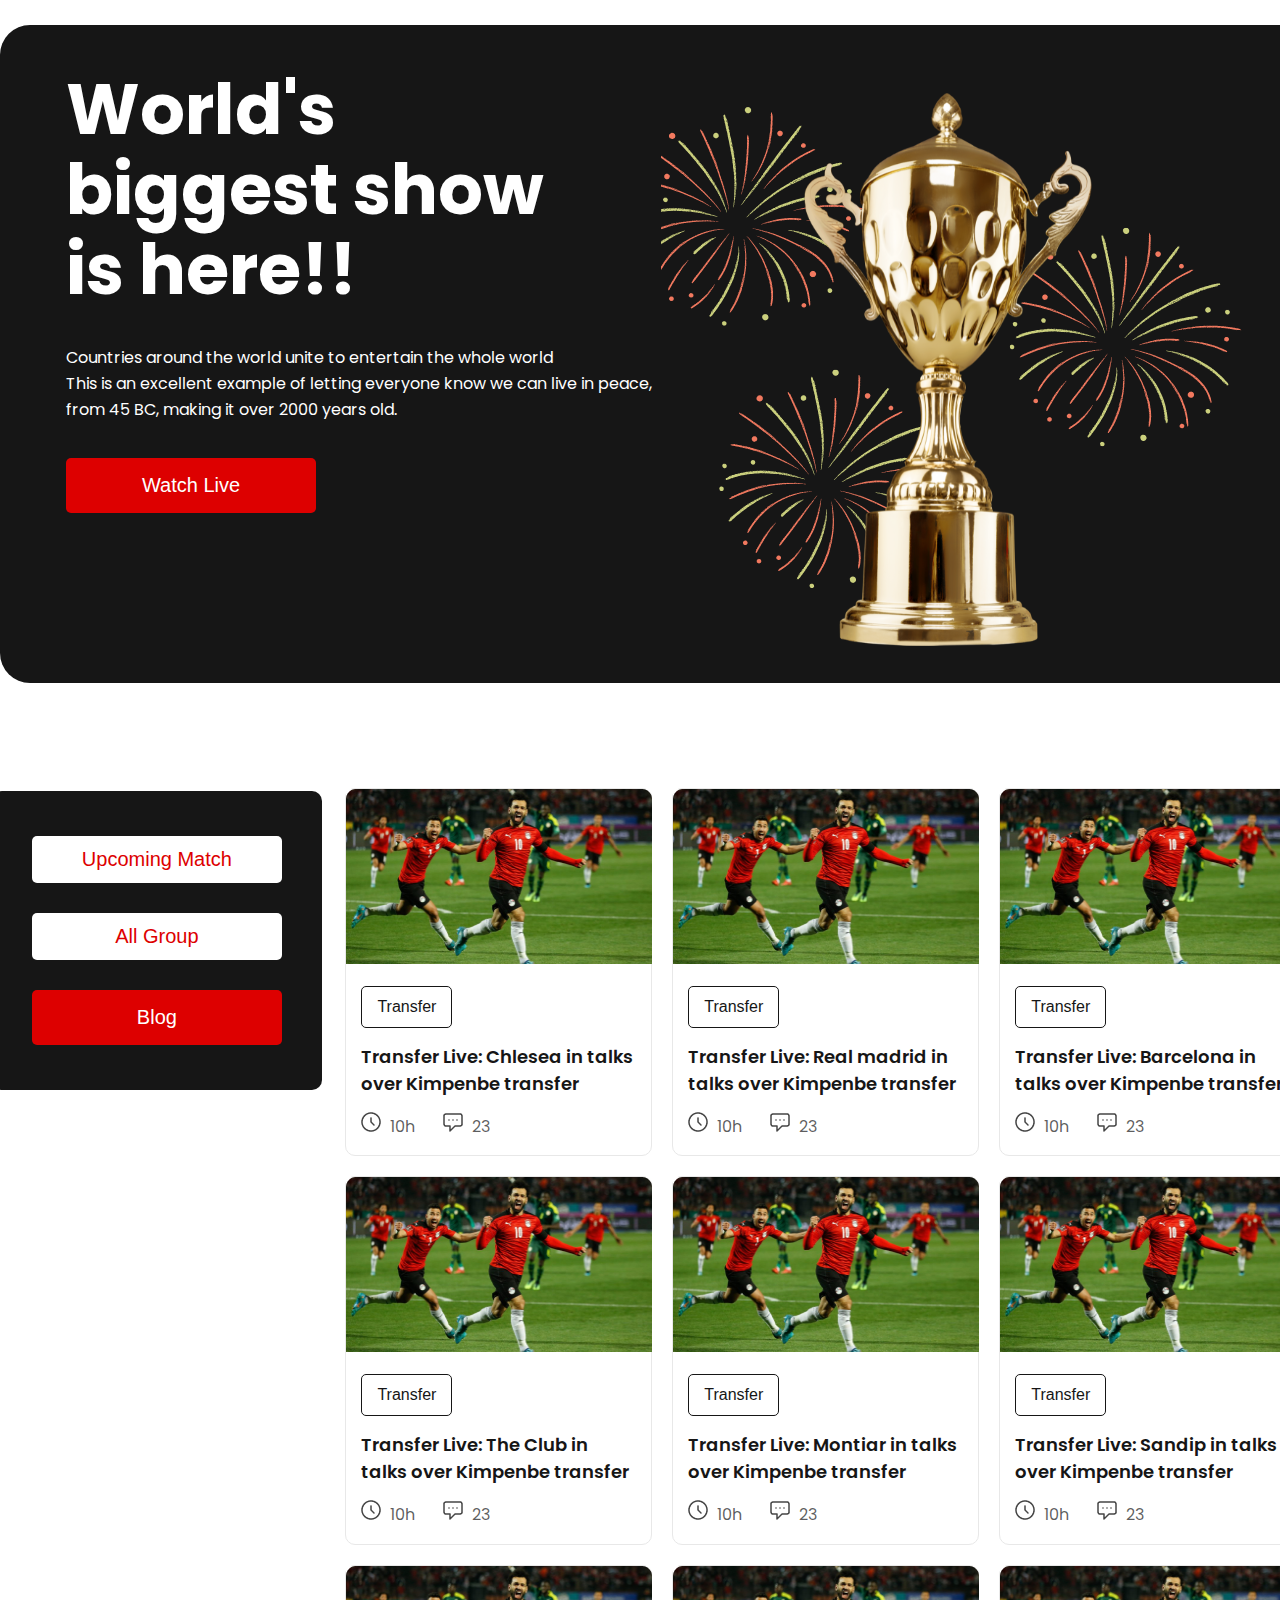
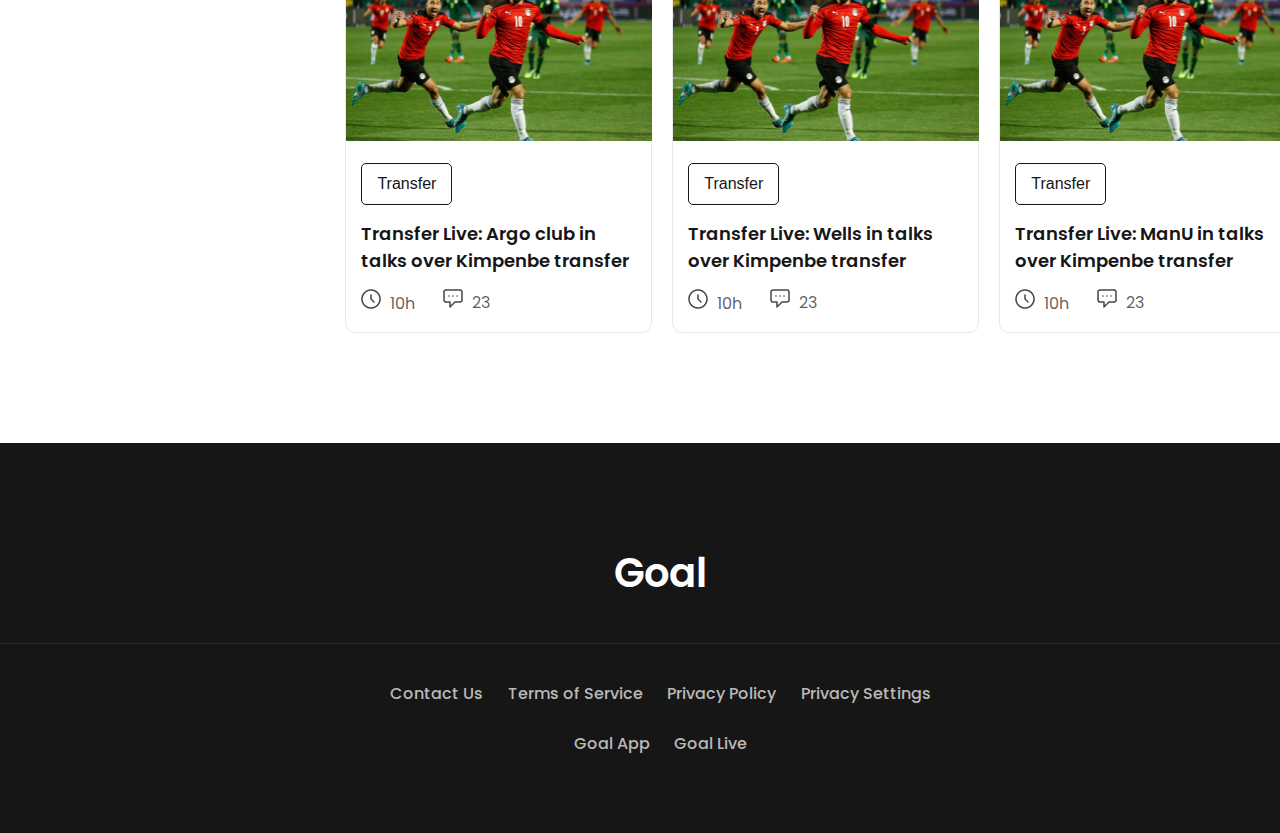
<file: index.html>
<!DOCTYPE html>
<html lang="en">
  <head>
    <meta charset="UTF-8" />
    <meta http-equiv="X-UA-Compatible" content="IE=edge" />
    <meta name="viewport" content="width=device-width, initial-scale=1.0" />
    <title>World Cup</title>
    <link
      rel="stylesheet"
      href="https://cdnjs.cloudflare.com/ajax/libs/font-awesome/6.1.1/css/all.min.css"
      integrity="sha512-KfkfwYDsLkIlwQp6LFnl8zNdLGxu9YAA1QvwINks4PhcElQSvqcyVLLD9aMhXd13uQjoXtEKNosOWaZqXgel0g=="
      crossorigin="anonymous"
      referrerpolicy="no-referrer"
    />
    <link rel="stylesheet" href="css/style.css" />
  </head>
  <body>
    <!-- Hero section -->
    <div class="container-full">
      <div class="container" id="hero">
        <div class="row black-bg">
          <div class="col-md-6 mb-30 px-5">
            <h1 class="hero-h">World's biggest show is here!!</h1>
            <p class="hero-p">
              Countries around the world unite to entertain the whole world <br />
              This is an excellent example of letting everyone know we can live in peace, from 45 BC, making it over 2000 years old.
            </p>
            <button class="btn-1">
              Watch Live <i class="fa-solid fa-angle-right"></i>
            </button>
          </div>
          <div class="col-md-6 hero-img">
            <img class="tro" src="images/hero-1.png" alt="" />
          </div>
        </div>
      </div>
    </div>
    <!-- content section -->
    <div class="container-full">
      <div class="container">
        <div class="row">
          <div class="col-md-4">
            <div class="button-box">
              <a href="pages/matches.html"><button class="btn-6">Upcoming Match</button></a>
              <a href="pages/allgroups.html"><button class="btn-6">All Group</button></a>
              <a href="index.html"><button class="btn-1">Blog</button></a>
            </div>
          </div>
          <div class="col-md-8">
            <div class="content">
              <div class="col">
                <img class="content-img" src="images/img-1.jpg" alt="" />
                <div class="info">
                  <button class="btn-3">Transfer</button>
                  <p>Transfer Live: Chlesea in talks over Kimpenbe transfer</p>
                  <ul>
                    <li><img src="icon/clock.png" alt="" /> 10h</li>
                    <li><img src="icon/msg.png" alt="" /> 23</li>
                  </ul>
                </div>
              </div>
              <div class="col">
                <img class="content-img" src="images/img-1.jpg" alt="" />
                <div class="info">
                  <button class="btn-3">Transfer</button>
                  <p>Transfer Live: Real madrid in talks over Kimpenbe transfer</p>
                  <ul>
                    <li><img src="icon/clock.png" alt="" /> 10h</li>
                    <li><img src="icon/msg.png" alt="" /> 23</li>
                  </ul>
                </div>
              </div>
              <div class="col">
                <img class="content-img" src="images/img-1.jpg" alt="" />
                <div class="info">
                  <button class="btn-3">Transfer</button>
                  <p>Transfer Live: Barcelona in talks over Kimpenbe transfer</p>
                  <ul>
                    <li><img src="icon/clock.png" alt="" /> 10h</li>
                    <li><img src="icon/msg.png" alt="" /> 23</li>
                  </ul>
                </div>
              </div>
              <div class="col">
                <img class="content-img" src="images/img-1.jpg" alt="" />
                <div class="info">
                  <button class="btn-3">Transfer</button>
                  <p>Transfer Live: The Club in talks over Kimpenbe transfer</p>
                  <ul>
                    <li><img src="icon/clock.png" alt="" /> 10h</li>
                    <li><img src="icon/msg.png" alt="" /> 23</li>
                  </ul>
                </div>
              </div>
              <div class="col">
                <img class="content-img" src="images/img-1.jpg" alt="" />
                <div class="info">
                  <button class="btn-3">Transfer</button>
                  <p>Transfer Live: Montiar in talks over Kimpenbe transfer</p>
                  <ul>
                    <li><img src="icon/clock.png" alt="" /> 10h</li>
                    <li><img src="icon/msg.png" alt="" /> 23</li>
                  </ul>
                </div>
              </div>
              <div class="col">
                <img class="content-img" src="images/img-1.jpg" alt="" />
                <div class="info">
                  <button class="btn-3">Transfer</button>
                  <p>Transfer Live: Sandip in talks over Kimpenbe transfer</p>
                  <ul>
                    <li><img src="icon/clock.png" alt="" /> 10h</li>
                    <li><img src="icon/msg.png" alt="" /> 23</li>
                  </ul>
                </div>
              </div>
              <div class="col">
                <img class="content-img" src="images/img-1.jpg" alt="" />
                <div class="info">
                  <button class="btn-3">Transfer</button>
                  <p>Transfer Live: Argo club in talks over Kimpenbe transfer</p>
                  <ul>
                    <li><img src="icon/clock.png" alt="" /> 10h</li>
                    <li><img src="icon/msg.png" alt="" /> 23</li>
                  </ul>
                </div>
              </div>
              <div class="col">
                <img class="content-img" src="images/img-1.jpg" alt="" />
                <div class="info">
                  <button class="btn-3">Transfer</button>
                  <p>Transfer Live: Wells in talks over Kimpenbe transfer</p>
                  <ul>
                    <li><img src="icon/clock.png" alt="" /> 10h</li>
                    <li><img src="icon/msg.png" alt="" /> 23</li>
                  </ul>
                </div>
              </div>
              <div class="col tab-hidden">
                <img class="content-img" src="images/img-1.jpg" alt="" />
                <div class="info">
                  <button class="btn-3">Transfer</button>
                  <p>Transfer Live: ManU in talks over Kimpenbe transfer</p>
                  <ul>
                    <li><img src="icon/clock.png" alt="" /> 10h</li>
                    <li><img src="icon/msg.png" alt="" /> 23</li>
                  </ul>
                </div>
              </div>
            </div>
            <button class="btn-1" id="hidden-btn">View All</button>
          </div>
        </div>
      </div>
    </div>
    <!-- Footer section -->
    <div class="container-full footer-bg">
      <div class="container">
        <div class="footer">
          <h2>Goal</h2>
        </div>
        <div class="footer-menu">
          <ul class="menu">
            <li><a href="#">Contact Us</a></li>
            <li><a href="#">Terms of Service</a></li>
            <li><a href="#">Privacy Policy</a></li>
            <li><a href="#">Privacy Settings</a></li>
            <li><a href="#">Goal App</a></li>
            <li><a href="#">Goal Live</a></li>
          </ul>
          <ul class="social">
            <li>
              <a href="#"><i class="fa-brands fa-facebook"></i></a>
            </li>
            <li>
              <a href="#"><i class="fa-brands fa-twitter"></i></a>
            </li>
            <li>
              <a href="#"><i class="fa-brands fa-instagram"></i></a>
            </li>
            <li>
              <a href="#"><i class="fa-brands fa-linkedin"></i></a>
            </li>
          </ul>
        </div>
      </div>
    </div>
  </body>
</html>
</file>
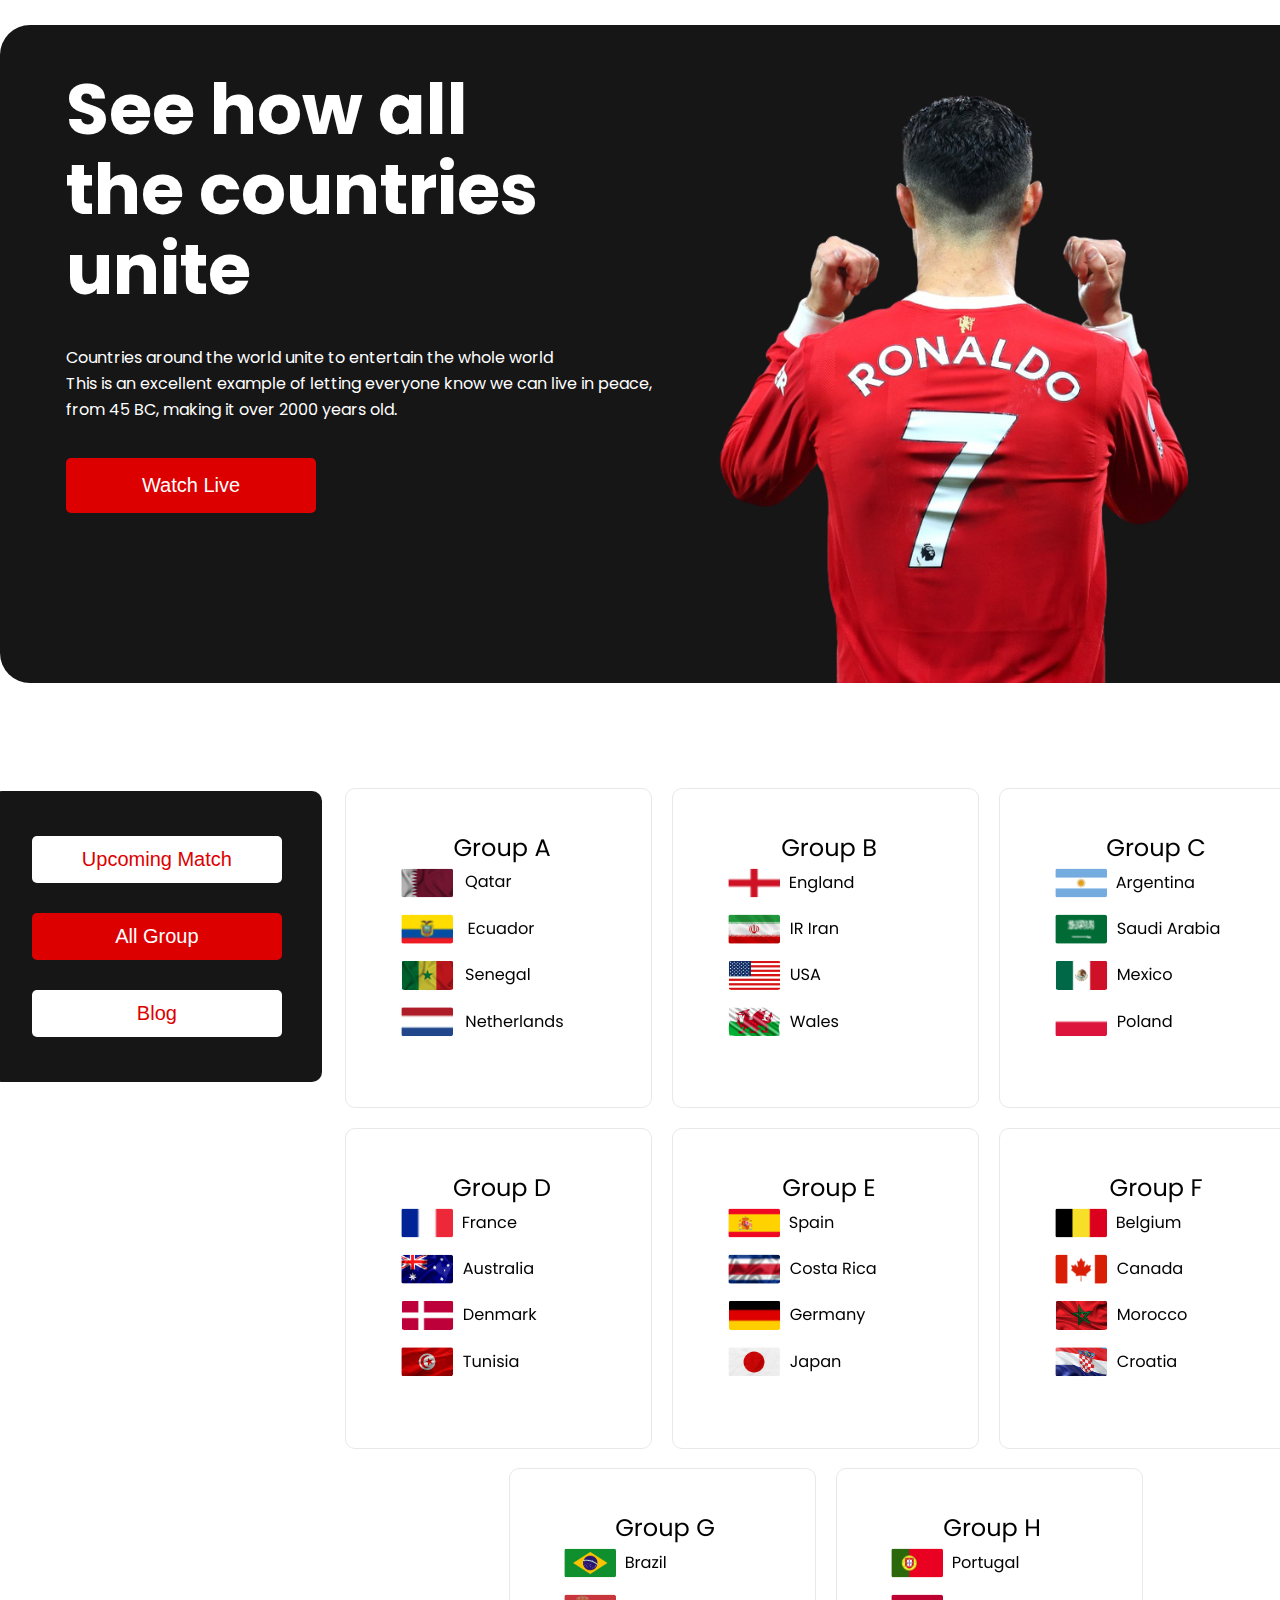
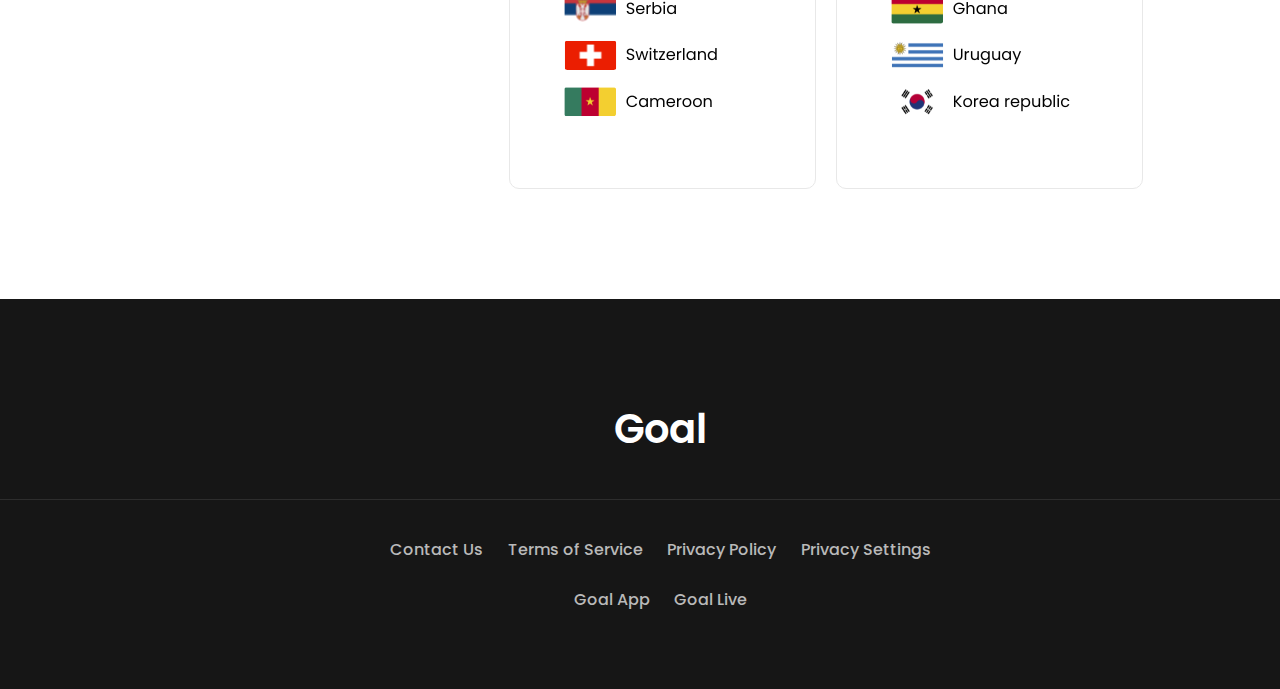
<file: pages/allgroups.html>
<!DOCTYPE html>
<html lang="en">
  <head>
    <meta charset="UTF-8" />
    <meta http-equiv="X-UA-Compatible" content="IE=edge" />
    <meta name="viewport" content="width=device-width, initial-scale=1.0" />
    <title>World Cup</title>
    <link
      rel="stylesheet"
      href="https://cdnjs.cloudflare.com/ajax/libs/font-awesome/6.1.1/css/all.min.css"
      integrity="sha512-KfkfwYDsLkIlwQp6LFnl8zNdLGxu9YAA1QvwINks4PhcElQSvqcyVLLD9aMhXd13uQjoXtEKNosOWaZqXgel0g=="
      crossorigin="anonymous"
      referrerpolicy="no-referrer"
    />
    <link rel="stylesheet" href="../css/style.css" />
  </head>
  <body>
    <!-- Hero section -->
    <div class="container-full">
      <div class="container" id="hero">
        <div class="row black-bg">
          <div class="col-md-6 mb-30 px-5">
            <h1 class="hero-h">See how all the countries unite</h1>
            <p class="hero-p">
              Countries around the world unite to entertain the whole world <br />
              This is an excellent example of letting everyone know we can live in peace, from 45 BC, making it over 2000 years old.
            </p>
            <button class="btn-1">
              Watch Live <i class="fa-solid fa-angle-right"></i>
            </button>
          </div>
          <div class="col-md-6 hero-img">
            <img class="plr" src="../images/c7.png" alt="" />
          </div>
        </div>
      </div>
    </div>
    <!-- content section -->
    <div class="container-full">
      <div class="container">
        <div class="row">
          <div class="col-md-4">
            <div class="button-box">
              <a href="matches.html"><button class="btn-8">Upcoming Match</button></a>
              <a href="allgroups.html"><button class="btn-7">All Group</button></a>
              <a href="../index.html"><button class="btn-6">Blog</button></a>
            </div>
          </div>
          <div class="col-md-8">
            <div class="content">
              <div class="col-new">
                <img class="content-img" src="../images/group-a.png" alt="" />
              </div>
              <div class="col-new">
                <img class="content-img" src="../images/group-b.png" alt="" />
              </div>
              <div class="col-new">
                <img class="content-img" src="../images/group-c.png" alt="" />
              </div>
              <div class="col-new">
                <img class="content-img" src="../images/group-d.png" alt="" />
              </div>
              <div class="col-new">
                <img class="content-img" src="../images/group-e.png" alt="" />
              </div>
              <div class="col-new">
                <img class="content-img" src="../images/group-f.png" alt="" />
              </div>
              <div class="col-new">
                <img class="content-img" src="../images/group-g.png" alt="" />
              </div>
              <div class="col-new">
                <img class="content-img" src="../images/group-h.png" alt="" />
              </div>
            </div>
            <button class="btn-1" id="hidden-btn">View All</button>
          </div>
        </div>
      </div>
    </div>
    <!-- Footer section -->
    <div class="container-full footer-bg">
      <div class="container">
        <div class="footer">
          <h2>Goal</h2>
        </div>
        <div class="footer-menu">
          <ul class="menu">
            <li><a href="#">Contact Us</a></li>
            <li><a href="#">Terms of Service</a></li>
            <li><a href="#">Privacy Policy</a></li>
            <li><a href="#">Privacy Settings</a></li>
            <li><a href="#">Goal App</a></li>
            <li><a href="#">Goal Live</a></li>
          </ul>
          <ul class="social">
            <li>
              <a href="#"><i class="fa-brands fa-facebook"></i></a>
            </li>
            <li>
              <a href="#"><i class="fa-brands fa-twitter"></i></a>
            </li>
            <li>
              <a href="#"><i class="fa-brands fa-instagram"></i></a>
            </li>
            <li>
              <a href="#"><i class="fa-brands fa-linkedin"></i></a>
            </li>
          </ul>
        </div>
      </div>
    </div>
  </body>
</html>
</file>
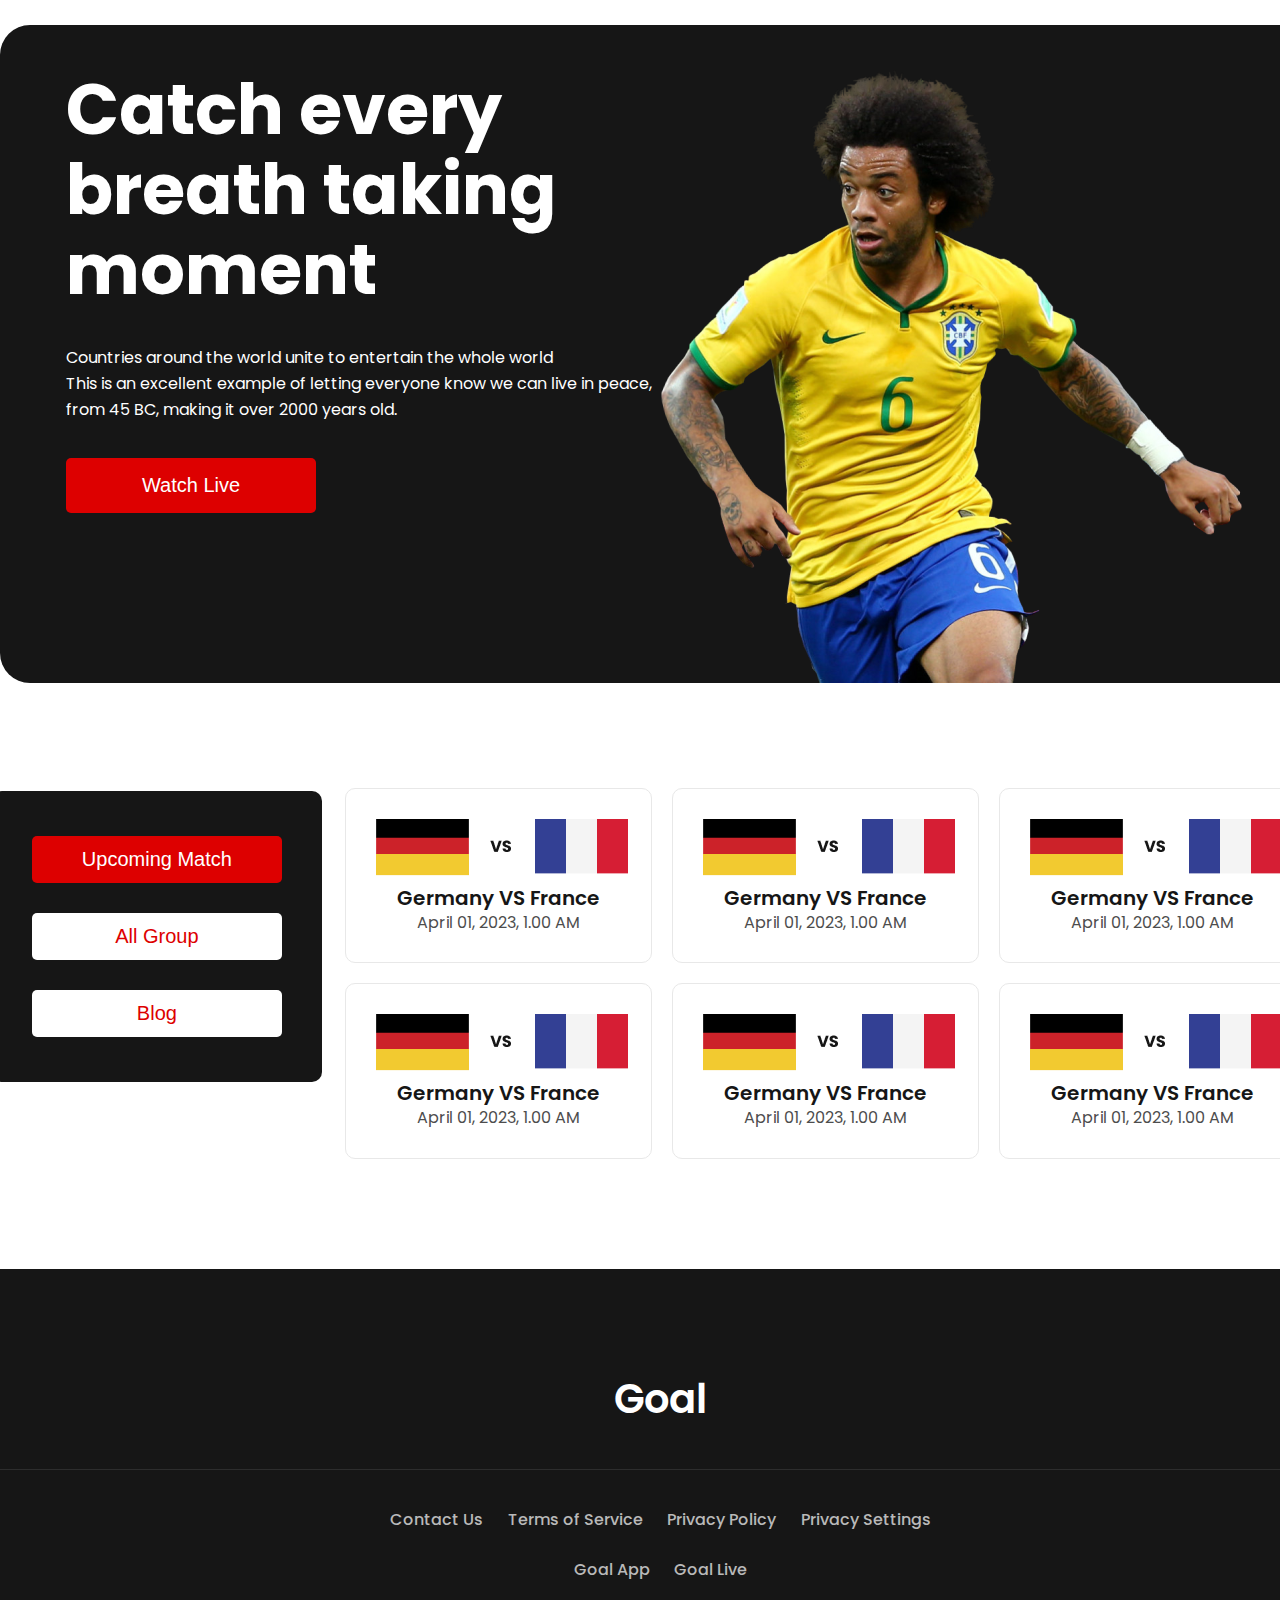
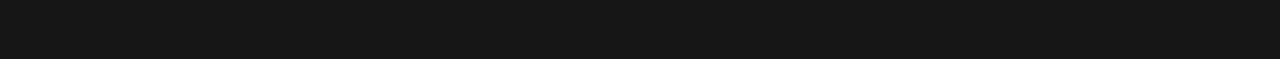
<file: pages/matches.html>
<!DOCTYPE html>
<html lang="en">
  <head>
    <meta charset="UTF-8" />
    <meta http-equiv="X-UA-Compatible" content="IE=edge" />
    <meta name="viewport" content="width=device-width, initial-scale=1.0" />
    <title>World Cup</title>
    <link
      rel="stylesheet"
      href="https://cdnjs.cloudflare.com/ajax/libs/font-awesome/6.1.1/css/all.min.css"
      integrity="sha512-KfkfwYDsLkIlwQp6LFnl8zNdLGxu9YAA1QvwINks4PhcElQSvqcyVLLD9aMhXd13uQjoXtEKNosOWaZqXgel0g=="
      crossorigin="anonymous"
      referrerpolicy="no-referrer"
    />
    <link rel="stylesheet" href="../css/style.css" />
  </head>
  <body>
    <!-- Hero section -->
    <div class="container-full">
      <div class="container" id="hero">
        <div class="row black-bg">
          <div class="col-md-6 mb-30 px-5">
            <h1 class="hero-h">Catch every breath taking moment</h1>
            <p class="hero-p">
              Countries around the world unite to entertain the whole world <br />
              This is an excellent example of letting everyone know we can live in peace, from 45 BC, making it over 2000 years old.
            </p>
            <button class="btn-1">
              Watch Live <i class="fa-solid fa-angle-right"></i>
            </button>
          </div>
          <div class="col-md-6 hero-img">
            <img class="plr" src="../images/hero.png" alt="" />
          </div>
        </div>
      </div>
    </div>
    <!-- content section -->
    <div class="container-full">
      <div class="container">
        <div class="row">
          <div class="col-md-4">
            <div class="button-box">
              <a href="matches.html"><button class="btn-5">Upcoming Match</button></a>
              <a href="allgroups.html"><button class="btn-6">All Group</button></a>
              <a href="../index.html"><button class="btn-6">Blog</button></a>
            </div>
          </div>
          <div class="col-md-8">
            <div class="content">
              <div class="col-new">
                <img class="content-img" src="../images/flag.png" alt="" />
                <div class="info">
                  <h3 class="new-h">Germany VS France</h3>
                  <p class="new-p">April 01, 2023, 1.00 AM</p>
                </div>
              </div>
              <div class="col-new">
                <img class="content-img" src="../images/flag.png" alt="" />
                <div class="info">
                  <h3 class="new-h">Germany VS France</h3>
                  <p class="new-p">April 01, 2023, 1.00 AM</p>
                </div>
              </div>
              <div class="col-new">
                <img class="content-img" src="../images/flag.png" alt="" />
                <div class="info">
                  <h3 class="new-h">Germany VS France</h3>
                  <p class="new-p">April 01, 2023, 1.00 AM</p>
                </div>
              </div>
              <div class="col-new">
                <img class="content-img" src="../images/flag.png" alt="" />
                <div class="info">
                  <h3 class="new-h">Germany VS France</h3>
                  <p class="new-p">April 01, 2023, 1.00 AM</p>
                </div>
              </div>
              <div class="col-new">
                <img class="content-img" src="../images/flag.png" alt="" />
                <div class="info">
                  <h3 class="new-h">Germany VS France</h3>
                  <p class="new-p">April 01, 2023, 1.00 AM</p>
                </div>
              </div>
              <div class="col-new">
                <img class="content-img" src="../images/flag.png" alt="" />
                <div class="info">
                  <h3 class="new-h">Germany VS France</h3>
                  <p class="new-p">April 01, 2023, 1.00 AM</p>
                </div>
              </div>
            </div>
            <button class="btn-1" id="hidden-btn">View All</button>
          </div>
        </div>
      </div>
    </div>
    <!-- Footer section -->
    <div class="container-full footer-bg">
      <div class="container">
        <div class="footer">
          <h2>Goal</h2>
        </div>
        <div class="footer-menu">
          <ul class="menu">
            <li><a href="#">Contact Us</a></li>
            <li><a href="#">Terms of Service</a></li>
            <li><a href="#">Privacy Policy</a></li>
            <li><a href="#">Privacy Settings</a></li>
            <li><a href="#">Goal App</a></li>
            <li><a href="#">Goal Live</a></li>
          </ul>
          <ul class="social">
            <li>
              <a href="#"><i class="fa-brands fa-facebook"></i></a>
            </li>
            <li>
              <a href="#"><i class="fa-brands fa-twitter"></i></a>
            </li>
            <li>
              <a href="#"><i class="fa-brands fa-instagram"></i></a>
            </li>
            <li>
              <a href="#"><i class="fa-brands fa-linkedin"></i></a>
            </li>
          </ul>
        </div>
      </div>
    </div>
  </body>
</html>
</file>
<file: css/style.css>
@import url("https://fonts.googleapis.com/css2?family=Poppins:wght@400;500;700&display=swap");
* {
  margin: 0;
  padding: 0;
  box-sizing: border-box;
}
body {
  font-family: "Poppins", sans-serif;
  font-weight: 400;
  font-style: normal;
  background: #fff;
  color: #161616;
}
a {
  text-decoration: none;
  color: inherit;
}
ul {
  list-style: none;
}
.container-full {
  width: 100%;
}
.container {
  width: 335px;
  margin: 0 auto;
}
.black-bg {
  background: #161616;
  border-radius: 30px;
}
.footer-bg {
  background: #161616;
  min-height: 390px;
}
.mb-30 {
  margin-bottom: 30px;
}
.px-5 {
  padding-left: 5%;
  padding-right: 5%;
}

.row {
  display: flex;
  flex-wrap: wrap;
  margin-top: 25px;
  margin-bottom: 50px;
  padding-top: 45px;
  align-items: center;
  justify-content: center;
}

/* hero section */
.col-md-6 {
  width: 100%;
  display: flex;
  flex-direction: column;
  align-items: center;
  justify-content: center;
}
.hero-h {
  width: 228px;
  color: #fff;
  font-weight: 700;
  font-size: 22px;
  text-align: center;
  line-height: 33px;
  margin-bottom: 35px;
}
.hero-p {
  width: 258px;
  color: #fff;
  font-size: 14px;
  line-height: 24px;
  margin-bottom: 35px;
  text-align: center;
}
.hero-img img {
  width: 233px;
  height: 245px;
}
.tro:hover {
  transform: rotate(-10deg) scale(0.9);
}
.tro {
  transition: transform 0.2s ease-in;
}
.plr:hover {
  transform: scale(0.98);
}
.plr {
  transition: transform 0.2s ease-in;
}
/* All buttons */
.btn-1 {
  background: #dd0000;
  border-radius: 5px;
  font-weight: 400;
  font-size: 20px;
  line-height: 23px;
  text-align: center;
  color: #ffffff;
  padding: 12px 48px;
  outline: none;
  border: none;
  width: 250px;
  transition: all 0.5s ease;
}
.btn-1:hover {
  background: #ffffff;
  color: #dd0000;
  cursor: pointer;
}
.btn-1:hover {
  transform: scale(1.05);
}
.btn-1 {
  transition: transform 0.2s ease-in-out;
}
.btn-2 {
  background: #ffffff;
  border-radius: 5px;
  font-weight: 400;
  font-size: 20px;
  line-height: 23px;
  text-align: center;
  color: #dd0000;
  padding: 12px 48px;
  outline: none;
  transition: all 0.5s ease;
}
.btn-2:hover {
  background: #dd0000;
  color: #ffffff;
  cursor: pointer;
}
.btn-3 {
  background: #ffffff;
  font-weight: 500;
  font-size: 16px;
  line-height: 24px;
  color: #161616;
  padding: 8px 15px;
  outline: none;
  transition: all 0.5s ease;
  border: 1px solid #161616;
  border-radius: 5px;
}
.btn-3:hover {
  background: #000;
  color: #ffffff;
  cursor: pointer;
}
.btn-4 {
  background: #dd0000;
  border-radius: 5px;
  font-weight: 400;
  font-size: 20px;
  line-height: 23px;
  text-align: center;
  color: #ffffff;
  padding: 12px 48px;
  outline: none;
  border: none;
  transition: all 0.5s ease;
}
.btn-4:hover {
  background: #ffffff;
  color: #dd0000;
  cursor: pointer;
}
.btn-5 {
  background: #dd0000;
  border-radius: 5px;
  font-weight: 400;
  font-size: 20px;
  line-height: 23px;
  text-align: center;
  color: #ffffff;
  padding: 12px 48px;
  outline: none;
  border: none;
  width: 250px;
  transition: all 0.5s ease;
}
.btn-5:hover {
  background: #ffffff;
  color: #dd0000;
  cursor: pointer;
}
.btn-6 {
  background: #fff;
  border-radius: 5px;
  font-weight: 400;
  font-size: 20px;
  line-height: 23px;
  text-align: center;
  color: #dd0000;
  padding: 12px 48px;
  outline: none;
  border: none;
  width: 250px;
  transition: all 0.5s ease;
}
.btn-6:hover {
  background: #dd0000;
  color: #fff;
  cursor: pointer;
}

.btn-7 {
  background: #dd0000;
  border-radius: 5px;
  font-weight: 400;
  font-size: 20px;
  line-height: 23px;
  text-align: center;
  color: #ffffff;
  padding: 12px 48px;
  outline: none;
  border: none;
  width: 250px;
  transition: all 0.5s ease;
}
.btn-7:hover {
  background: #ffffff;
  color: #dd0000;
  cursor: pointer;
}

.btn-8 {
  background: #fff;
  border-radius: 5px;
  font-weight: 400;
  font-size: 20px;
  line-height: 23px;
  text-align: center;
  color: #dd0000;
  padding: 12px 48px;
  outline: none;
  border: none;
  width: 250px;
  transition: all 0.5s ease;
}
.btn-8:hover {
  background: #dd0000;
  color: #fff;
  cursor: pointer;
}

#hidden-btn {
  display: none;
}
/* content section */
.col-md-4 {
  width: 100%;
  display: flex;
  flex-direction: column;
  margin-top: 1%;
}
.col-md-4 .button-box {
  display: flex;
  flex-direction: column;
  justify-content: center;
  align-items: center;
  margin-top: -80px;
}
.col-md-4 .button-box button {
  margin-top: 15px;
  margin-bottom: 15px;
}
.col-md-8 {
  width: 100%;
  display: flex;
  align-items: start;
  justify-content: center;
  flex-direction: column;
  margin-bottom: 50px;
}
.col-md-8 .content {
  width: 100%;
  display: flex;
  flex-wrap: wrap;
}

.col-md-8 .content .col {
  border: 1px solid #e8e8e8;
  border-radius: 10px;
  margin: 4%;
}
.col .content-img {
  width: 335px;
  height: 188px;
}
.col .info {
  padding: 5%;
}
.col .info p {
  font-weight: 600;
  font-size: 18px;
  line-height: 27px;
  color: #161616;
  margin-top: 15px;
  margin-bottom: 15px;
}
.col .info ul {
  display: flex;
  align-items: center;
}
.col .info ul li {
  margin-right: 10%;
  font-weight: 400;
  font-size: 16px;
  line-height: 26px;
  color: rgba(22, 22, 22, 0.7);
  word-spacing: 5px;
}

/* footer section*/
.footer {
  border-bottom: 1px solid rgba(255, 255, 255, 0.1);
  display: flex;
  align-items: center;
  justify-content: center;
}
.footer h2 {
  font-weight: 600;
  font-size: 40px;
  line-height: 60px;
  text-align: center;
  color: #ffffff;
  padding-top: 100px;
  padding-bottom: 40px;
}
.footer-menu {
  margin-top: 25px;
}
.footer-menu .menu {
  display: flex;
  align-items: center;
  justify-content: center;
  flex-direction: column;
}
.footer-menu .menu li {
  margin: 2%;
}
.footer-menu .menu li a {
  font-weight: 500;
  font-size: 16px;
  line-height: 24px;
  color: #b9b9b9;
}
.footer-menu .social {
  display: flex;
  align-items: center;
  justify-content: center;
  flex-direction: row;
}
.footer-menu .social li {
  margin: 20px;
}
.footer-menu .social li a {
  font-size: 24px;
  font-weight: 500;
  line-height: 24px;
  color: #b9b9b9;
}

.col-sm-12 {
  width: 100%;
}
/* Small Screen */
@media (min-width: 768px) {
  .container {
    width: 735px;
  }
  .col-md-4 {
    width: 100%;
    display: flex;
    align-items: center;
    flex-direction: column;
    margin-top: 1%;
  }
  .col-md-6 {
    width: 50%;
    display: flex;
    align-items: start;
    justify-content: center;
    flex-direction: column;
  }
  .col-md-8 { 
    width: 100%;
    display: flex;
    align-items: center;
    justify-content: center;
    flex-direction: column;
    margin-bottom: 50px;
  }
  .col-md-8 .content {
    width: 100%;
    display: flex;
    justify-content: center;
    flex-wrap: wrap;
  }
  .col-md-8 .content .col {
    border: 1px solid #e8e8e8;
    border-radius: 10px;
    margin: 4%;
  }
  .hero-img img {
    width: 332px;
    height: 358px;
  }
  .hero-h {
    width: 290px;
    font-size: 40px;
    text-align: left;
  }
  .hero-p {
    width: 316px;
    text-align: left;
  }
  .col-md-4 .button-box {
    display: flex;
    flex-direction: row;
    justify-content: space-around;
    align-items: center;
    margin-top: -80px;
    width: 100%;
  }
  .col-md-4 .button-box button {
    margin-right: 5%;
  }
  .col-md-8 .content .col {
    border: 1px solid #e8e8e8;
    border-radius: 10px;
    margin: 3%;
    width: 44%;
  }
  .col .content-img {
    width: 322px;
    height: 188px;
  }
  .footer-menu .menu {
    display: flex;
    align-items: center;
    justify-content: center;
    flex-direction: row;
    flex-wrap: wrap;
    width: 622px;
    margin: 0 auto;
  }
  #hidden-btn {
    display: block;
    margin-top: 20px;
  }
  .tab-hidden {
    display: none;
  }
}
/* Mediam to Big Screen */
@media (min-width: 992px) {
  .container {
    width: 1321px;
  }
  .row {
    display: flex;
    flex-wrap: wrap;
    margin-top: 25px;
    margin-bottom: 50px;
    padding-top: 45px;
    align-items: start;
  }
  .hero-h {
    width: 531px;
    color: #fff;
    font-weight: 700;
    font-size: 70px;
    line-height: 80px;
    margin-bottom: 35px;
  }
  .hero-p {
    width: 586px;
    color: #fff;
    font-size: 16px;
    line-height: 26px;
    margin-bottom: 35px;
  }
  .hero-img img {
    width: 581px;
    height: 613px;
  }
  .btn-1 {
    background: #dd0000;
    border-radius: 5px;
    font-weight: 400;
    font-size: 20px;
    line-height: 23px;
    text-align: center;
    color: #ffffff;
    padding: 16px 25px;
    outline: none;
    border: none;
    transition: all 0.5s ease;
  }
  .col-md-4 {
    width: 25%;
    display: flex;
    align-items: center;
    flex-direction: column;
    margin-top: 1%;
  }
  .col-md-8 {
    width: 75%;
    display: flex;
    align-items: center;
    justify-content: center;
    flex-direction: column;
    margin-bottom: 50px;
  }

  .col-md-4 .button-box {
    display: flex;
    flex-direction: column;
    padding: 30px;
    justify-content: center;
    align-items: center;
    margin: 0;
    margin-right: 5%;
    background: #161616;
    border-radius: 10px;
  }
  .col-md-8 .content .col {
    border: 1px solid #e8e8e8;
    border-radius: 10px;
    width: 31%;
    margin: 1%;
  }
  .col-md-4 .button-box {
    display: flex;
    flex-direction: column;
    padding: 30px;
    justify-content: center;
    align-items: center;
  }
  .col .content-img {
    width: 306px;
    height: 175px;
  }
  .footer-menu ul {
    display: flex;
    align-items: center;
    justify-content: center;
  }
  .col-md-4 .button-box button {
    margin-right: 0;
  }
  .content .col-new {
    border: 1px solid #e8e8e8;
    border-radius: 10px;
    width: 31%;
    margin: 1%;
    padding: 3%;
  }
  .col-new .info .new-h {
    font-weight: 600;
    font-size: 20px;
    line-height: 30px;
    text-align: center;
    color: #161616;
  }
  .col-new .info .new-p {
    font-weight: 400;
    font-size: 16px;
    line-height: 20px;
    text-align: center;
    color: #4d4d4d;
  }
  #hidden-btn {
    display: none;
  }
  .tab-hidden {
    display: block;
  }
}
</file>
